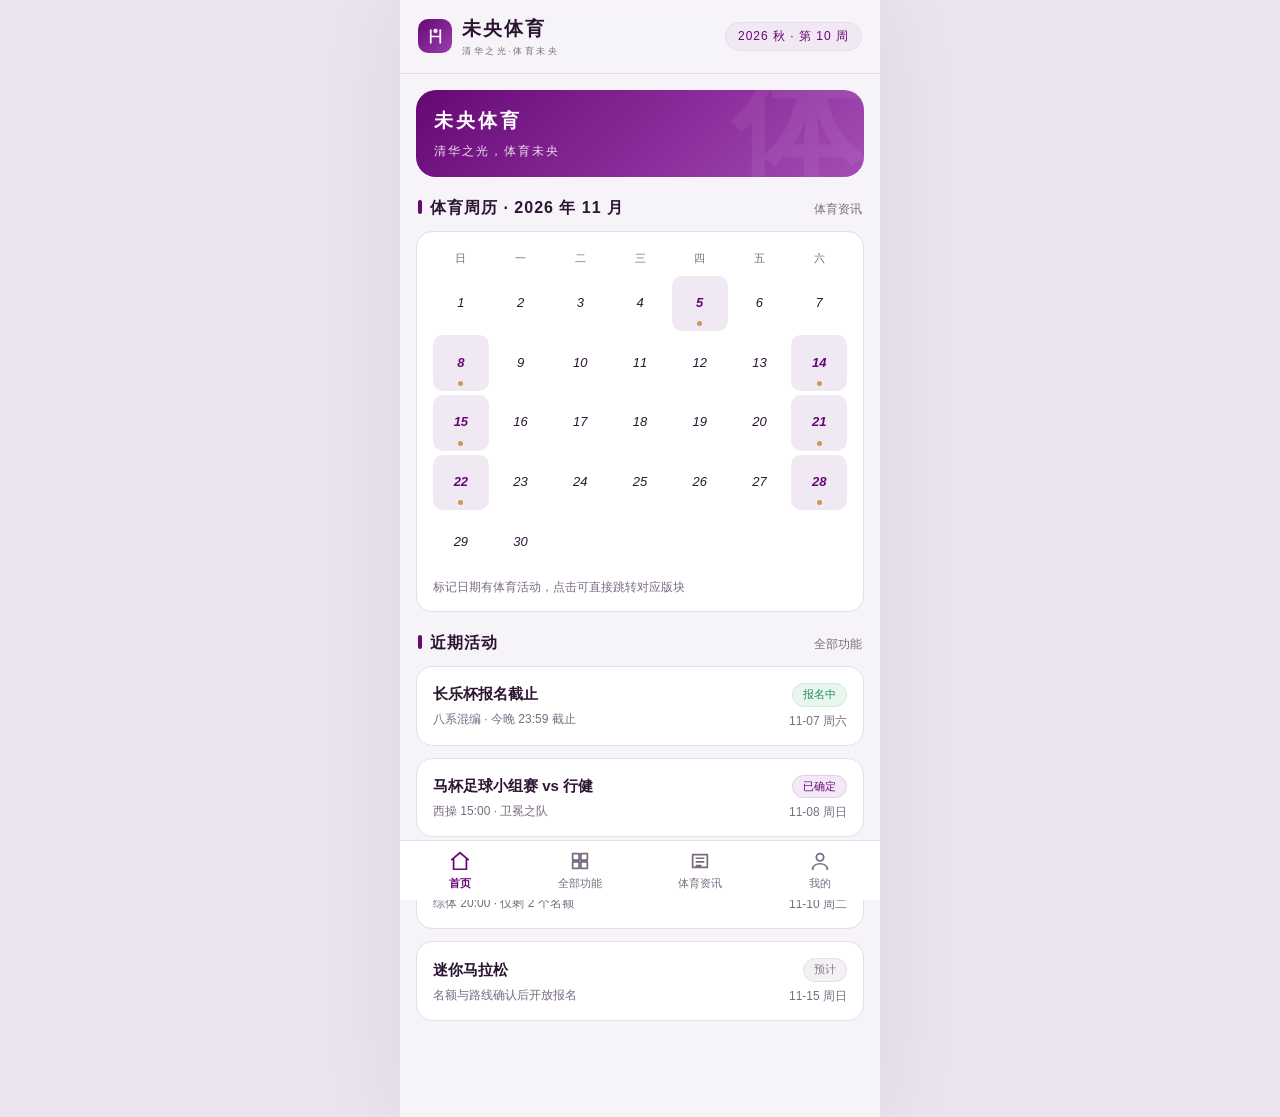
<file: index.html>
<!doctype html>
<html lang="zh-CN">
<head>
<meta charset="utf-8">
<meta name="viewport" content="width=device-width,initial-scale=1,viewport-fit=cover">
<meta name="theme-color" content="#660874">
<title>未央体育</title>
<link rel="stylesheet" href="css/app.css">
</head>
<body>
<div class="app-shell" id="app">
  <header class="app-top">
    <div class="brand">
      <span class="brand-logo" aria-hidden="true">
        <svg width="19" height="19" viewBox="0 0 24 24" fill="none" stroke="currentColor" stroke-width="2.2" stroke-linecap="round" stroke-linejoin="round"><path d="M6 4v16"/><path d="M18 4v16"/><path d="M6 12h12"/><circle cx="12" cy="5" r="1.6"/></svg>
      </span>
      <span><b>未央体育</b><small>清华之光·体育未央</small></span>
    </div>
    <span class="week-chip" id="weekChip"></span>
  </header>
  <main id="pages"></main>
  <nav class="tabbar" id="tabbar" aria-label="主导航"></nav>
  <div id="sheetLayer" aria-live="polite"></div>
</div>
<div id="toast" hidden></div>
<script src="js/data.js"></script>
<script src="js/app.js"></script>
</body>
</html>
</file>
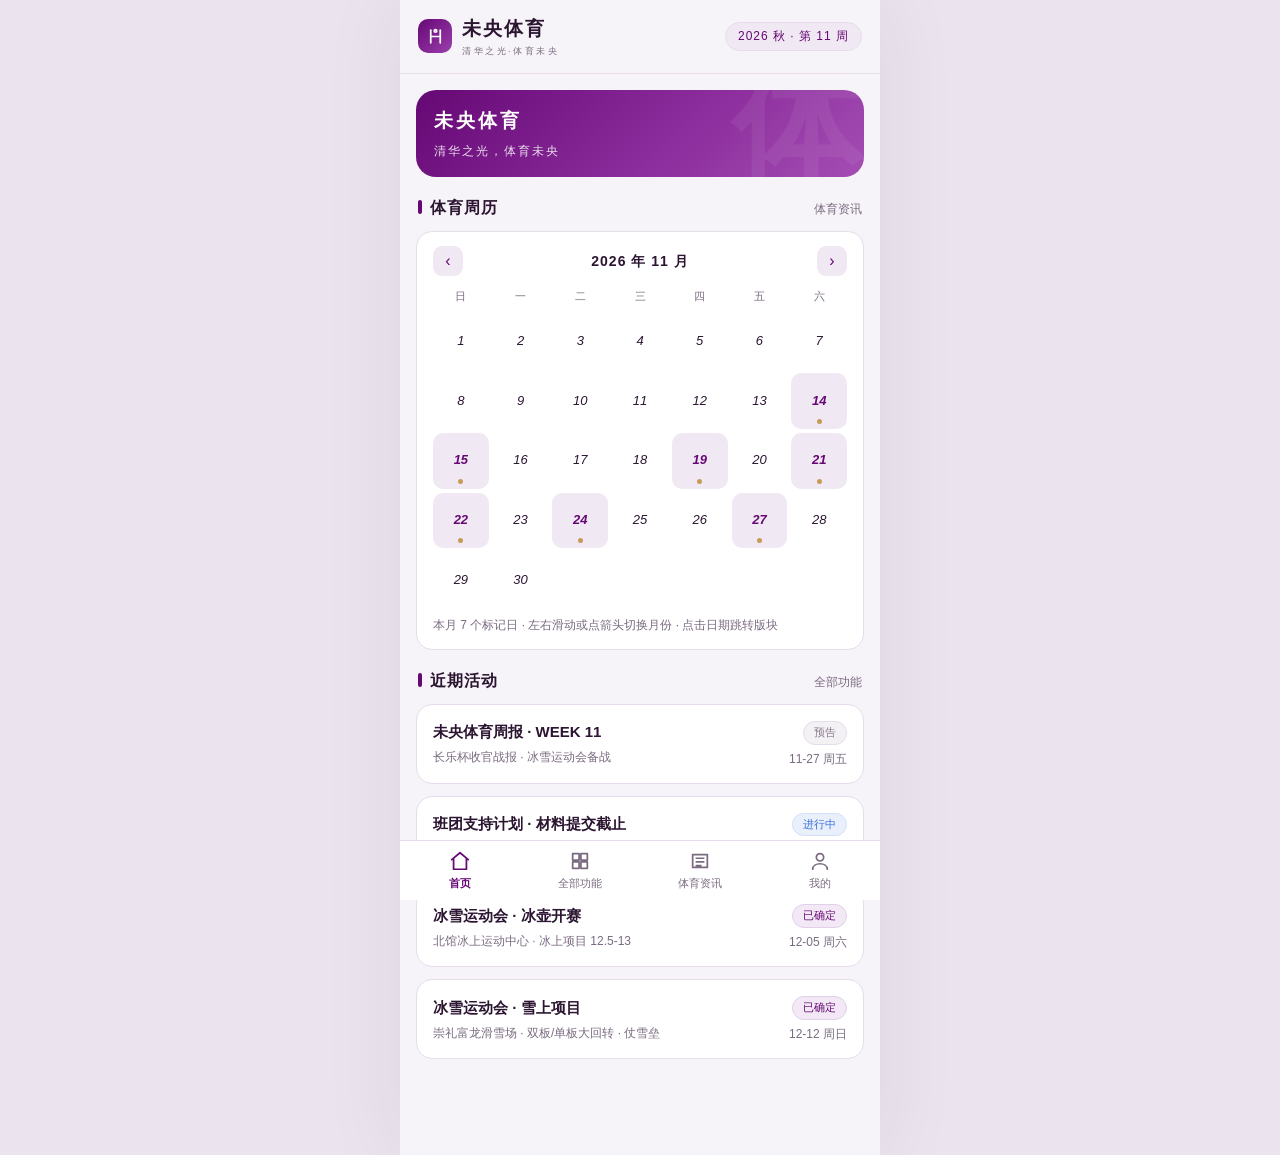
<file: preview/index.html>
<!doctype html>
<html lang="zh-CN">
<head>
<meta charset="utf-8">
<meta name="viewport" content="width=device-width,initial-scale=1,viewport-fit=cover">
<meta name="theme-color" content="#660874">
<title>未央体育 · 调整版预览 V0.5</title>
<link rel="stylesheet" href="css/app.css">
</head>
<body>
<div class="app-shell" id="app">
  <header class="app-top">
    <div class="brand">
      <span class="brand-logo" aria-hidden="true">
        <svg width="19" height="19" viewBox="0 0 24 24" fill="none" stroke="currentColor" stroke-width="2.2" stroke-linecap="round" stroke-linejoin="round"><path d="M6 4v16"/><path d="M18 4v16"/><path d="M6 12h12"/><circle cx="12" cy="5" r="1.6"/></svg>
      </span>
      <span><b>未央体育</b><small>清华之光·体育未央</small></span>
    </div>
    <span class="week-chip" id="weekChip"></span>
  </header>
  <main id="pages"></main>
  <nav class="tabbar" id="tabbar" aria-label="主导航"></nav>
  <div id="sheetLayer" aria-live="polite"></div>
</div>
<div id="toast" hidden></div>
<script src="js/data.js"></script>
<script src="js/app.js"></script>
</body>
</html>
</file>
<file: css/app.css>
/* 未央体育 · 主题与组件样式
   令牌体系沿用天境祁连 globals.css 的约定：CSS 变量 + 1rem 圆角 + 卡片化布局。 */
:root{
  --background:#f7f4f9; --foreground:#2b1531; --primary:#660874; --primary-foreground:#fff;
  --muted:#f0e8f3; --muted-foreground:#7a6b80; --border:#e6dcea; --ring:#660874;
  --radius:1rem; --gold:#c59b58; --green:#1e8e5a; --blue:#3a6fd8; --red:#c34a4a;
  --font-sans:-apple-system,BlinkMacSystemFont,'PingFang SC','Microsoft YaHei',sans-serif;
}
*{box-sizing:border-box}
html{scroll-behavior:smooth}
body{margin:0;background:#ebe4ee;color:var(--foreground);font-family:var(--font-sans);font-size:15px;line-height:1.6;-webkit-font-smoothing:antialiased}
button,input,select,textarea{font:inherit}
button{cursor:pointer;color:inherit;border:0;background:none;padding:0}
button:disabled{cursor:default;opacity:.5}
button:focus-visible,a:focus-visible,input:focus-visible{outline:3px solid var(--gold);outline-offset:3px;border-radius:6px}
h1,h2,h3,p,ul{margin:0}
ul{padding:0;list-style:none}
img,svg{display:block}
a{color:inherit;text-decoration:none}

/* ── 外壳：桌面端居中呈现手机宽度 ── */
.app-shell{max-width:480px;min-height:100dvh;margin:auto;background:var(--background);box-shadow:0 0 80px #2b153112;display:flex;flex-direction:column;position:relative}
.app-top{position:sticky;top:0;z-index:20;display:flex;align-items:center;justify-content:space-between;padding:14px 18px;background:rgba(247,244,249,.92);backdrop-filter:blur(10px);border-bottom:1px solid var(--border)}
.brand{display:flex;align-items:center;gap:10px}
.brand-logo{width:34px;height:34px;border-radius:10px;background:linear-gradient(135deg,var(--primary),#9b3fae);display:grid;place-items:center;color:#fff}
.brand b{font-size:19px;font-weight:700;letter-spacing:2px}
.brand small{display:block;font-size:9px;letter-spacing:2.5px;color:var(--muted-foreground)}
.week-chip{flex:none;font-size:12px;color:var(--primary);background:var(--muted);border:1px solid var(--border);border-radius:999px;padding:4px 12px;letter-spacing:1px;white-space:nowrap}

main{flex:1;padding:16px 16px 84px}
.page{display:none;animation:fade .25s ease}
.page.active{display:block}
@keyframes fade{from{opacity:0;transform:translateY(6px)}to{opacity:1;transform:none}}
.sec-title{display:flex;align-items:baseline;justify-content:space-between;margin:18px 2px 10px}
.sec-title h2{font-size:16px;letter-spacing:1px}
.sec-title h2::before{content:'';display:inline-block;width:4px;height:14px;border-radius:2px;background:var(--primary);margin-right:8px;vertical-align:-1px}
.sec-title a,.sec-title button{font-size:12px;color:var(--muted-foreground)}

/* ── 卡片 ── */
.card{background:#fff;border:1px solid var(--border);border-radius:var(--radius);padding:14px 16px;margin-bottom:12px;transition:box-shadow .2s}
.card:active{box-shadow:0 2px 12px #66087414}
.card-row{display:flex;align-items:center;justify-content:space-between;gap:10px}
.card h3{font-size:15px}
.card .sub{font-size:12px;color:var(--muted-foreground)}

/* ── 标签 ── */
.pill{display:inline-flex;align-items:center;gap:4px;font-size:11px;padding:2px 10px;border-radius:999px;border:1px solid transparent;white-space:nowrap}
.pill-confirmed{color:var(--primary);background:#f3e8f6;border-color:#e2cfea}
.pill-planned{color:#8a7c8e;background:#f4f1f5;border-color:#e4ddea}
.pill-open{color:var(--green);background:#e8f6ef;border-color:#cdeadc}
.pill-doing{color:var(--blue);background:#e9f0fc;border-color:#d3e0f7}
.pill-done{color:var(--muted-foreground);background:#f4f1f5;border-color:#e4ddea}
.pill-gold{color:#9a7424;background:#faf3e6;border-color:#ecd9b4}

/* ── 首页 ── */
.hero{background:linear-gradient(135deg,var(--primary) 0%,#8d2f9e 60%,#a44db3 100%);color:#fff;border-radius:calc(var(--radius) + 4px);padding:20px 18px;margin-bottom:6px;position:relative;overflow:hidden}
.hero::after{content:'体';position:absolute;right:2px;top:-30px;font-size:130px;font-weight:800;color:#ffffff10;line-height:1}
.hero h1{font-size:22px;letter-spacing:3px}
.hero .slogan{font-size:12px;letter-spacing:2px;opacity:.85;margin-top:6px}
.hero .meta{display:flex;gap:8px;margin-top:14px;font-size:11px}
.hero .meta span{background:#ffffff22;border:1px solid #ffffff30;border-radius:999px;padding:3px 10px}
.entry-grid{display:grid;grid-template-columns:repeat(4,1fr);gap:10px;margin:14px 0 2px}
.entry{display:flex;flex-direction:column;align-items:center;gap:7px;padding:12px 4px;background:#fff;border:1px solid var(--border);border-radius:var(--radius);font-size:12px;transition:transform .15s}
.entry:active{transform:scale(.95)}
.entry .ico{width:36px;height:36px;border-radius:11px;display:grid;place-items:center;color:#fff}
.weekly li{display:flex;gap:9px;padding:8px 0;border-bottom:1px dashed var(--border);font-size:13px;align-items:flex-start}
.weekly li:last-child{border:0;padding-bottom:0}
.weekly .dot{width:7px;height:7px;border-radius:50%;background:var(--gold);margin-top:8px;flex:none}

/* ── 列表与筛选 ── */
.chips{display:flex;gap:8px;overflow-x:auto;padding:2px 2px 12px;scrollbar-width:none}
.chips::-webkit-scrollbar{display:none}
.chip{flex:none;font-size:13px;color:var(--muted-foreground);background:#fff;border:1px solid var(--border);border-radius:999px;padding:6px 16px}
.chip.on{color:#fff;background:var(--primary);border-color:var(--primary)}
.team-badge{display:inline-block;font-size:11px;border-radius:6px;padding:2px 8px}
.tf{background:#e8f6ef;color:var(--green);border:1px solid #cdeadc}
.tn{background:#fdf1f1;color:var(--red);border:1px solid #f0d5d5}
.honor{font-size:12px;color:#9a7424}
.progress{height:7px;border-radius:99px;background:var(--muted);overflow:hidden;margin:8px 0 4px}
.progress i{display:block;height:100%;border-radius:99px;background:linear-gradient(90deg,var(--primary),#a44db3)}
.progress-note{font-size:11px;color:var(--muted-foreground);display:flex;justify-content:space-between}

/* ── 按钮 ── */
.btn{display:inline-flex;align-items:center;justify-content:center;gap:6px;font-size:14px;border-radius:12px;padding:9px 18px;background:var(--primary);color:#fff;transition:opacity .15s}
.btn:active{opacity:.82}
.btn.ghost{background:#fff;color:var(--primary);border:1px solid #d8c3e0}
.btn.block{width:100%;padding:12px}
.btn.sm{font-size:12px;padding:6px 14px;border-radius:10px}

/* ── 底部 TabBar ── */
.tabbar{position:fixed;bottom:0;left:50%;transform:translateX(-50%);width:100%;max-width:480px;display:flex;background:#fff;border-top:1px solid var(--border);z-index:30;padding-bottom:env(safe-area-inset-bottom)}
.tab{flex:1;display:flex;flex-direction:column;align-items:center;gap:3px;padding:9px 0 7px;font-size:11px;color:var(--muted-foreground)}
.tab.on{color:var(--primary);font-weight:600}

/* ── 详情浮层（对应小程序半屏页） ── */
.sheet-mask{position:fixed;inset:0;background:#2b153155;z-index:40;animation:fade .2s}
.sheet{position:fixed;left:50%;transform:translateX(-50%);bottom:0;width:100%;max-width:480px;max-height:82dvh;overflow:auto;background:#fff;border-radius:20px 20px 0 0;z-index:41;animation:up .28s cubic-bezier(.2,.8,.2,1);padding:8px 18px 26px}
.sheet::before{content:'';display:block;width:38px;height:4px;border-radius:99px;background:var(--border);margin:6px auto 14px}
@keyframes up{from{transform:translate(-50%,40px);opacity:.4}to{transform:translate(-50%,0);opacity:1}}
.sheet h2{font-size:18px;margin:2px 0 4px}
.sheet .kv{display:flex;gap:10px;font-size:13px;padding:7px 0;border-bottom:1px dashed var(--border)}
.sheet .kv b{flex:none;color:var(--muted-foreground);font-weight:400;width:5.5em}
.steps{display:flex;flex-wrap:wrap;gap:8px;margin:10px 0}
.step{font-size:12px;border-radius:8px;padding:5px 12px;border:1px solid var(--border);color:var(--muted-foreground)}
.step.done{background:#f4f1f5;color:var(--muted-foreground)}
.step.doing{background:var(--primary);border-color:var(--primary);color:#fff}
.step.todo{background:#fff;border-style:dashed;color:var(--foreground)}

/* ── 表单 ── */
.field{margin:12px 0}
.field label{display:block;font-size:12px;color:var(--muted-foreground);margin-bottom:6px}
.field input,.field select,.field textarea{width:100%;border:1px solid var(--border);border-radius:12px;padding:11px 13px;background:#fff}
.field input:focus,.field textarea:focus{border-color:var(--primary);outline:none}

/* ── 时间线（班团/后台节点） ── */
.tl{position:relative;padding-left:20px}
.tl::before{content:'';position:absolute;left:6px;top:6px;bottom:6px;width:2px;background:var(--border)}
.tl li{position:relative;padding:7px 0 7px 8px;font-size:13px}
.tl li::before{content:'';position:absolute;left:-18px;top:13px;width:9px;height:9px;border-radius:50%;background:#fff;border:2px solid var(--border)}
.tl li.ok::before{background:var(--green);border-color:var(--green)}
.tl li.now::before{background:var(--primary);border-color:var(--primary)}

/* ── Toast ── */
#toast{position:fixed;left:50%;bottom:110px;transform:translateX(-50%);background:#2b1531e6;color:#fff;font-size:13px;border-radius:999px;padding:9px 20px;z-index:60;animation:fade .2s;max-width:86%;text-align:center}

@media (max-width:520px){body{background:var(--background)}.app-shell{box-shadow:none}}

/* ══════════ V0.3-preview 新增组件 ══════════ */
.hero.small{padding:16px 18px}
.hero.small h1{font-size:19px}
/* 月历 */
.cal-grid{display:grid;grid-template-columns:repeat(7,1fr);gap:4px;text-align:center}
.cal-wd{font-size:11px;color:var(--muted-foreground);padding:4px 0}
.cal-day{aspect-ratio:1;display:grid;place-items:center;font-size:13px;border-radius:10px;position:relative;color:var(--foreground)}
.cal-day.has{background:var(--muted);color:var(--primary);font-weight:700}
.cal-day.has b{position:absolute;bottom:5px;width:5px;height:5px;border-radius:50%;background:var(--gold)}
.cal-day.today{outline:2px solid var(--primary);outline-offset:-2px}
.cal-day.has.today{background:var(--primary);color:#fff}
.cal-day.has.today b{background:#fff}
/* 分段器 */
.seg{display:flex;background:#fff;border:1px solid var(--border);border-radius:12px;padding:4px;margin-bottom:14px}
.seg-btn{flex:1;font-size:13px;color:var(--muted-foreground);border-radius:9px;padding:7px 0}
.seg-btn.on{background:var(--primary);color:#fff;font-weight:600}
/* 星级 */
.stars{color:#c59b58;letter-spacing:2px;font-size:13px}
/* 周报金点 */
.weekly .dot.gold{background:var(--primary)}
/* 难度分级表 */
.lv-table{border:1px solid var(--border);border-radius:12px;overflow:hidden}
.lv-row{display:flex;gap:10px;align-items:center;padding:8px 12px;font-size:12.5px;border-bottom:1px dashed var(--border)}
.lv-row:last-child{border:0}
.lv-row.rec{background:#faf3e6;font-weight:600}
.lv-tag{flex:none;width:64px;color:var(--primary);font-weight:700}
/* 发布约球大按钮 */
.big-pub{padding:14px;font-size:15px;font-weight:600;background:linear-gradient(135deg,var(--primary),#8d2f9e);box-shadow:0 4px 14px #66087433}
/* 搜索框 */
.search-input{flex:1;border:1px solid var(--border);border-radius:12px;padding:10px 13px;background:#fff;font-size:13px}
.search-input:focus{border-color:var(--primary);outline:none}
/* 排行榜 */
.rank-row b{font-weight:600}
.rank-row.me{background:#f7f0fa;border-color:#e2cfea}
.rank-no{width:26px;height:26px;border-radius:50%;background:var(--muted);color:var(--muted-foreground);display:grid;place-items:center;font-size:12px;font-weight:700}
.rank-no.top{background:var(--gold);color:#fff}
/* 审核流程步进器 */
.stepper{list-style:none;margin:0;padding:0}
.stepper li{display:flex;gap:12px;align-items:flex-start;padding:0 0 18px 0;position:relative}
.stepper li::before{content:'';position:absolute;left:11px;top:24px;bottom:2px;width:2px;background:var(--border)}
.stepper li:last-child::before{display:none}
.stepper li:last-child{padding-bottom:2px}
.sp-dot{flex:none;width:24px;height:24px;border-radius:50%;border:2px solid var(--border);background:#fff;margin-top:1px}
.stepper li.ok .sp-dot{background:var(--green);border-color:var(--green)}
.stepper li.now .sp-dot{background:var(--primary);border-color:var(--primary);box-shadow:0 0 0 4px #66087422}
.stepper li>div{flex:1}
.stepper b{font-size:13.5px}
.stepper .pill{flex:none}
</file>
<file: preview/css/app.css>
/* 未央体育 · 主题与组件样式
   令牌体系沿用天境祁连 globals.css 的约定：CSS 变量 + 1rem 圆角 + 卡片化布局。 */
:root{
  --background:#f7f4f9; --foreground:#2b1531; --primary:#660874; --primary-foreground:#fff;
  --muted:#f0e8f3; --muted-foreground:#7a6b80; --border:#e6dcea; --ring:#660874;
  --radius:1rem; --gold:#c59b58; --green:#1e8e5a; --blue:#3a6fd8; --red:#c34a4a;
  --font-sans:-apple-system,BlinkMacSystemFont,'PingFang SC','Microsoft YaHei',sans-serif;
}
*{box-sizing:border-box}
html{scroll-behavior:smooth}
body{margin:0;background:#ebe4ee;color:var(--foreground);font-family:var(--font-sans);font-size:15px;line-height:1.6;-webkit-font-smoothing:antialiased}
button,input,select,textarea{font:inherit}
button{cursor:pointer;color:inherit;border:0;background:none;padding:0}
button:disabled{cursor:default;opacity:.5}
button:focus-visible,a:focus-visible,input:focus-visible{outline:3px solid var(--gold);outline-offset:3px;border-radius:6px}
h1,h2,h3,p,ul{margin:0}
ul{padding:0;list-style:none}
img,svg{display:block}
a{color:inherit;text-decoration:none}

/* ── 外壳：桌面端居中呈现手机宽度 ── */
.app-shell{max-width:480px;min-height:100dvh;margin:auto;background:var(--background);box-shadow:0 0 80px #2b153112;display:flex;flex-direction:column;position:relative}
.app-top{position:sticky;top:0;z-index:20;display:flex;align-items:center;justify-content:space-between;padding:14px 18px;background:rgba(247,244,249,.92);backdrop-filter:blur(10px);border-bottom:1px solid var(--border)}
.brand{display:flex;align-items:center;gap:10px}
.brand-logo{width:34px;height:34px;border-radius:10px;background:linear-gradient(135deg,var(--primary),#9b3fae);display:grid;place-items:center;color:#fff}
.brand b{font-size:19px;font-weight:700;letter-spacing:2px}
.brand small{display:block;font-size:9px;letter-spacing:2.5px;color:var(--muted-foreground)}
.week-chip{flex:none;font-size:12px;color:var(--primary);background:var(--muted);border:1px solid var(--border);border-radius:999px;padding:4px 12px;letter-spacing:1px;white-space:nowrap}

main{flex:1;padding:16px 16px 84px}
.page{display:none;animation:fade .25s ease}
.page.active{display:block}
@keyframes fade{from{opacity:0;transform:translateY(6px)}to{opacity:1;transform:none}}
.sec-title{display:flex;align-items:baseline;justify-content:space-between;margin:18px 2px 10px}
.sec-title h2{font-size:16px;letter-spacing:1px}
.sec-title h2::before{content:'';display:inline-block;width:4px;height:14px;border-radius:2px;background:var(--primary);margin-right:8px;vertical-align:-1px}
.sec-title a,.sec-title button{font-size:12px;color:var(--muted-foreground)}

/* ── 卡片 ── */
.card{background:#fff;border:1px solid var(--border);border-radius:var(--radius);padding:14px 16px;margin-bottom:12px;transition:box-shadow .2s}
.card:active{box-shadow:0 2px 12px #66087414}
.card-row{display:flex;align-items:center;justify-content:space-between;gap:10px}
.card h3{font-size:15px}
.card .sub{font-size:12px;color:var(--muted-foreground)}

/* ── 标签 ── */
.pill{display:inline-flex;align-items:center;gap:4px;font-size:11px;padding:2px 10px;border-radius:999px;border:1px solid transparent;white-space:nowrap}
.pill-confirmed{color:var(--primary);background:#f3e8f6;border-color:#e2cfea}
.pill-planned{color:#8a7c8e;background:#f4f1f5;border-color:#e4ddea}
.pill-open{color:var(--green);background:#e8f6ef;border-color:#cdeadc}
.pill-doing{color:var(--blue);background:#e9f0fc;border-color:#d3e0f7}
.pill-done{color:var(--muted-foreground);background:#f4f1f5;border-color:#e4ddea}
.pill-gold{color:#9a7424;background:#faf3e6;border-color:#ecd9b4}

/* ── 首页 ── */
.hero{background:linear-gradient(135deg,var(--primary) 0%,#8d2f9e 60%,#a44db3 100%);color:#fff;border-radius:calc(var(--radius) + 4px);padding:20px 18px;margin-bottom:6px;position:relative;overflow:hidden}
.hero::after{content:'体';position:absolute;right:2px;top:-30px;font-size:130px;font-weight:800;color:#ffffff10;line-height:1}
.hero h1{font-size:22px;letter-spacing:3px}
.hero .slogan{font-size:12px;letter-spacing:2px;opacity:.85;margin-top:6px}
.hero .meta{display:flex;gap:8px;margin-top:14px;font-size:11px}
.hero .meta span{background:#ffffff22;border:1px solid #ffffff30;border-radius:999px;padding:3px 10px}
.entry-grid{display:grid;grid-template-columns:repeat(4,1fr);gap:10px;margin:14px 0 2px}
.entry{display:flex;flex-direction:column;align-items:center;gap:7px;padding:12px 4px;background:#fff;border:1px solid var(--border);border-radius:var(--radius);font-size:12px;transition:transform .15s}
.entry:active{transform:scale(.95)}
.entry .ico{width:36px;height:36px;border-radius:11px;display:grid;place-items:center;color:#fff}
.weekly li{display:flex;gap:9px;padding:8px 0;border-bottom:1px dashed var(--border);font-size:13px;align-items:flex-start}
.weekly li:last-child{border:0;padding-bottom:0}
.weekly .dot{width:7px;height:7px;border-radius:50%;background:var(--gold);margin-top:8px;flex:none}

/* ── 列表与筛选 ── */
.chips{display:flex;gap:8px;overflow-x:auto;padding:2px 2px 12px;scrollbar-width:none}
.chips::-webkit-scrollbar{display:none}
.chip{flex:none;font-size:13px;color:var(--muted-foreground);background:#fff;border:1px solid var(--border);border-radius:999px;padding:6px 16px}
.chip.on{color:#fff;background:var(--primary);border-color:var(--primary)}
.team-badge{display:inline-block;font-size:11px;border-radius:6px;padding:2px 8px}
.tf{background:#e8f6ef;color:var(--green);border:1px solid #cdeadc}
.tn{background:#fdf1f1;color:var(--red);border:1px solid #f0d5d5}
.honor{font-size:12px;color:#9a7424}
.progress{height:7px;border-radius:99px;background:var(--muted);overflow:hidden;margin:8px 0 4px}
.progress i{display:block;height:100%;border-radius:99px;background:linear-gradient(90deg,var(--primary),#a44db3)}
.progress-note{font-size:11px;color:var(--muted-foreground);display:flex;justify-content:space-between}

/* ── 按钮 ── */
.btn{display:inline-flex;align-items:center;justify-content:center;gap:6px;font-size:14px;border-radius:12px;padding:9px 18px;background:var(--primary);color:#fff;transition:opacity .15s}
.btn:active{opacity:.82}
.btn.ghost{background:#fff;color:var(--primary);border:1px solid #d8c3e0}
.btn.block{width:100%;padding:12px}
.btn.sm{font-size:12px;padding:6px 14px;border-radius:10px}

/* ── 底部 TabBar ── */
.tabbar{position:fixed;bottom:0;left:50%;transform:translateX(-50%);width:100%;max-width:480px;display:flex;background:#fff;border-top:1px solid var(--border);z-index:30;padding-bottom:env(safe-area-inset-bottom)}
.tab{flex:1;display:flex;flex-direction:column;align-items:center;gap:3px;padding:9px 0 7px;font-size:11px;color:var(--muted-foreground)}
.tab.on{color:var(--primary);font-weight:600}

/* ── 详情浮层（对应小程序半屏页） ── */
.sheet-mask{position:fixed;inset:0;background:#2b153155;z-index:40;animation:fade .2s}
.sheet{position:fixed;left:50%;transform:translateX(-50%);bottom:0;width:100%;max-width:480px;max-height:82dvh;overflow:auto;background:#fff;border-radius:20px 20px 0 0;z-index:41;animation:up .28s cubic-bezier(.2,.8,.2,1);padding:8px 18px 26px}
.sheet::before{content:'';display:block;width:38px;height:4px;border-radius:99px;background:var(--border);margin:6px auto 14px}
@keyframes up{from{transform:translate(-50%,40px);opacity:.4}to{transform:translate(-50%,0);opacity:1}}
.sheet h2{font-size:18px;margin:2px 0 4px}
.sheet .kv{display:flex;gap:10px;font-size:13px;padding:7px 0;border-bottom:1px dashed var(--border)}
.sheet .kv b{flex:none;color:var(--muted-foreground);font-weight:400;width:5.5em}
.steps{display:flex;flex-wrap:wrap;gap:8px;margin:10px 0}
.step{font-size:12px;border-radius:8px;padding:5px 12px;border:1px solid var(--border);color:var(--muted-foreground)}
.step.done{background:#f4f1f5;color:var(--muted-foreground)}
.step.doing{background:var(--primary);border-color:var(--primary);color:#fff}
.step.todo{background:#fff;border-style:dashed;color:var(--foreground)}

/* ── 表单 ── */
.field{margin:12px 0}
.field label{display:block;font-size:12px;color:var(--muted-foreground);margin-bottom:6px}
.field input,.field select,.field textarea{width:100%;border:1px solid var(--border);border-radius:12px;padding:11px 13px;background:#fff}
.field input:focus,.field textarea:focus{border-color:var(--primary);outline:none}

/* ── 时间线（班团/后台节点） ── */
.tl{position:relative;padding-left:20px}
.tl::before{content:'';position:absolute;left:6px;top:6px;bottom:6px;width:2px;background:var(--border)}
.tl li{position:relative;padding:7px 0 7px 8px;font-size:13px}
.tl li::before{content:'';position:absolute;left:-18px;top:13px;width:9px;height:9px;border-radius:50%;background:#fff;border:2px solid var(--border)}
.tl li.ok::before{background:var(--green);border-color:var(--green)}
.tl li.now::before{background:var(--primary);border-color:var(--primary)}

/* ── Toast ── */
#toast{position:fixed;left:50%;bottom:110px;transform:translateX(-50%);background:#2b1531e6;color:#fff;font-size:13px;border-radius:999px;padding:9px 20px;z-index:60;animation:fade .2s;max-width:86%;text-align:center}

@media (max-width:520px){body{background:var(--background)}.app-shell{box-shadow:none}}

/* ══════════ V0.3-preview 新增组件 ══════════ */
.hero.small{padding:16px 18px}
.hero.small h1{font-size:19px}
/* 月历 */
.cal-head{display:flex;align-items:center;justify-content:space-between;margin-bottom:8px}
.cal-head b{font-size:14px;letter-spacing:1px}
.cal-nav{width:30px;height:30px;border-radius:9px;background:var(--muted);color:var(--primary);display:grid;place-items:center;font-size:16px;line-height:1}
.cal-nav:disabled{opacity:.3}
.cal-card.swap .cal-grid{animation:fade .25s ease}
.cal-grid{display:grid;grid-template-columns:repeat(7,1fr);gap:4px;text-align:center}
.cal-wd{font-size:11px;color:var(--muted-foreground);padding:4px 0}
.cal-day{aspect-ratio:1;display:grid;place-items:center;font-size:13px;border-radius:10px;position:relative;color:var(--foreground)}
.cal-day.has{background:var(--muted);color:var(--primary);font-weight:700}
.cal-day.has b{position:absolute;bottom:5px;width:5px;height:5px;border-radius:50%;background:var(--gold)}
.cal-day.today{outline:2px solid var(--primary);outline-offset:-2px}
.cal-day.has.today{background:var(--primary);color:#fff}
.cal-day.has.today b{background:#fff}
/* 分段器 */
.seg{display:flex;background:#fff;border:1px solid var(--border);border-radius:12px;padding:4px;margin-bottom:14px}
.seg-btn{flex:1;font-size:13px;color:var(--muted-foreground);border-radius:9px;padding:7px 0}
.seg-btn.on{background:var(--primary);color:#fff;font-weight:600}
/* 星级 */
.stars{color:#c59b58;letter-spacing:2px;font-size:13px}
/* 周报金点 */
.weekly .dot.gold{background:var(--primary)}
/* 难度分级表 */
.lv-table{border:1px solid var(--border);border-radius:12px;overflow:hidden}
.lv-row{display:flex;gap:10px;align-items:center;padding:8px 12px;font-size:12.5px;border-bottom:1px dashed var(--border)}
.lv-row:last-child{border:0}
.lv-row.rec{background:#faf3e6;font-weight:600}
.lv-tag{flex:none;width:64px;color:var(--primary);font-weight:700}
/* 发布约球大按钮 */
.big-pub{padding:14px;font-size:15px;font-weight:600;background:linear-gradient(135deg,var(--primary),#8d2f9e);box-shadow:0 4px 14px #66087433}
/* 搜索框 */
.search-input{flex:1;border:1px solid var(--border);border-radius:12px;padding:10px 13px;background:#fff;font-size:13px}
.search-input:focus{border-color:var(--primary);outline:none}
/* 排行榜 */
.rank-row b{font-weight:600}
.rank-row.me{background:#f7f0fa;border-color:#e2cfea}
.rank-no{width:26px;height:26px;border-radius:50%;background:var(--muted);color:var(--muted-foreground);display:grid;place-items:center;font-size:12px;font-weight:700}
.rank-no.top{background:var(--gold);color:#fff}
/* 审核流程步进器 */
.stepper{list-style:none;margin:0;padding:0}
.stepper li{display:flex;gap:12px;align-items:flex-start;padding:0 0 18px 0;position:relative}
.stepper li::before{content:'';position:absolute;left:11px;top:24px;bottom:2px;width:2px;background:var(--border)}
.stepper li:last-child::before{display:none}
.stepper li:last-child{padding-bottom:2px}
.sp-dot{flex:none;width:24px;height:24px;border-radius:50%;border:2px solid var(--border);background:#fff;margin-top:1px}
.stepper li.ok .sp-dot{background:var(--green);border-color:var(--green)}
.stepper li.now .sp-dot{background:var(--primary);border-color:var(--primary);box-shadow:0 0 0 4px #66087422}
.stepper li>div{flex:1}
.stepper b{font-size:13.5px}
.stepper .pill{flex:none}
</file>
